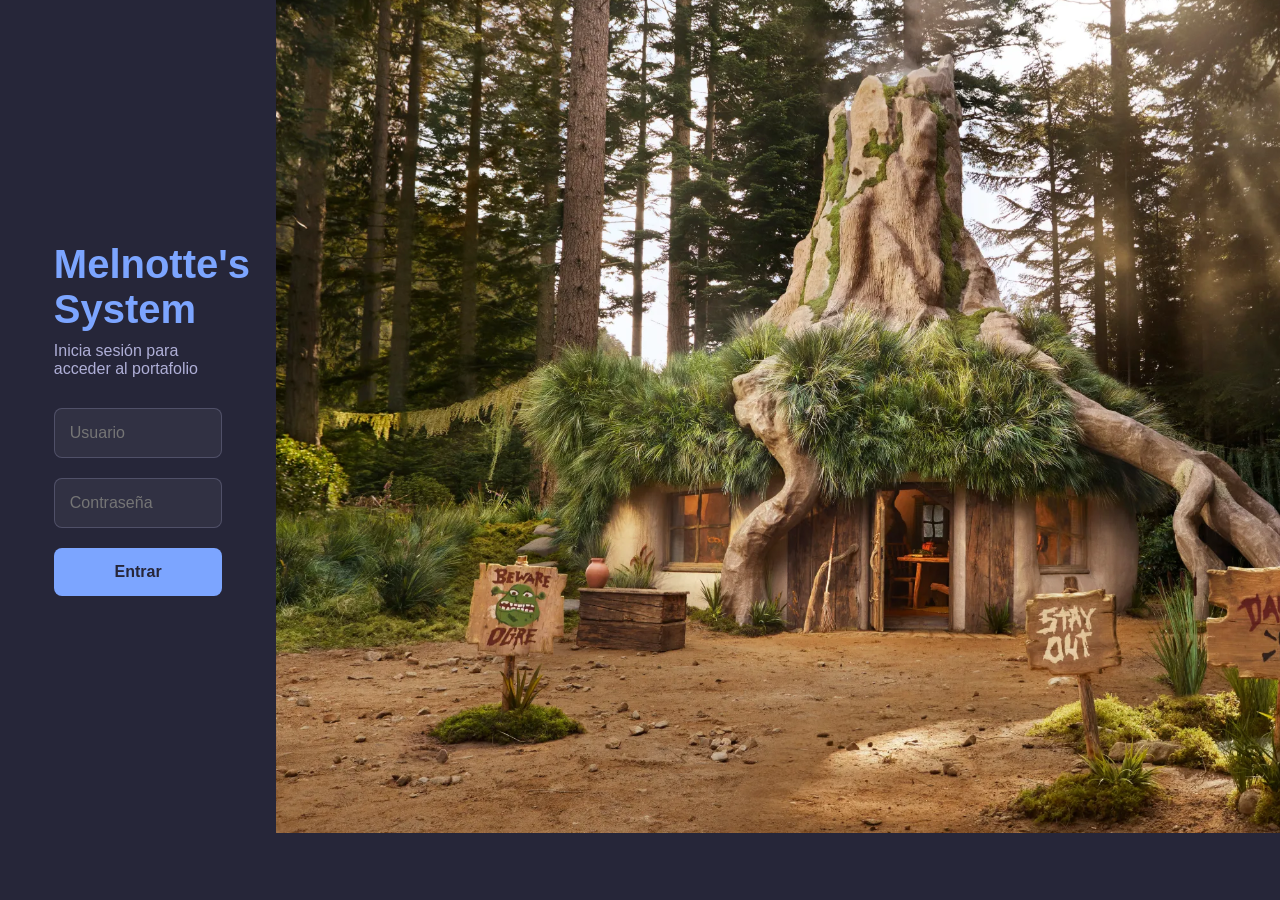
<file: index.html>
<!DOCTYPE html>
<html lang="es">

<!---->
<head>
    <meta charset="UTF-8">
    <meta name="viewport" content="width=device-width, initial-scale=1.0">
    <title>Login - Mi Proyecto</title>
    <link rel="stylesheet" href="styles/style.css">
</head>

<body>
    <div>
        
    </div>
    <div class="main-wrapper">
        <!--CONTENEDOR DEL FORMULARIO PARTE IZQUIERDA-->
        <div class="login-side">
            <div class="login-container">
                <h2>Melnotte's System</h2>
                <p>Inicia sesión para acceder al portafolio</p>

                <div class="input-group">
                    <input type="text" id="username" placeholder="Usuario">
                    <input type="password" id="password" placeholder="Contraseña">
                </div>
                
                <button onclick="login()">Entrar</button>
                <p id="mensaje" class="error-msg"></p>
            </div>
        </div>
        
        <!--CONTENEDOR DE LA IMAGEN PARTE DERECHA-->
        <div class="image-side">
             <img src="img/pantano.png">
        </div>
    </div>

    <script src="app.js"></script>
</body>
</html>
</file>
<file: styles/style.css>
:root {
    --primary: #7ca5ff;
    --secondary: #cf7cff;
    --dark: #262639;
    --light: #d2d2ff;
    --error: #ff4d4d;
    --font-main: 'Montserrat', sans-serif;
}

* {
    box-sizing: border-box;
    margin: 0;
    padding: 0;
}

body {
    font-family: var(--font-main);
    background-color: var(--dark);
    color: var(--light);
    min-height: 100vh;
}

.container {
    padding: 0 15%;
}

.btn-primary {
    padding: 12px 30px;
    background-color: var(--primary);
    color: var(--dark);
    border: none;
    border-radius: 5px;
    font-weight: bold;
    cursor: pointer;
    transition: 0.3s;
}

.btn-primary:hover {
    background-color: var(--secondary);
    transform: scale(1.05);
}

.main-wrapper {
    display: flex;
    min-height: 100vh;
    width: 100%;
}

.login-side {
    flex: 1;
    display: flex;
    justify-content: center;
    align-items: center;
    background-color: var(--dark);
}

.image-side {
    flex: 1;
    background-size:cover;
    background-position: center;
    display: none;
}

@media (min-width: 768px) {
    .image-side {
        display: block;
    }
}

.login-container {
    width: 90%;
    max-width: 400px;
    padding: 40px;
    text-align: left;
}

.login-container h2 {
    font-size: 2.5rem;
    color: var(--primary);
    margin-bottom: 10px;
}

.login-container p {
    color: var(--light);
    margin-bottom: 30px;
    opacity: 0.8;
}

.input-group input {
    width: 100%;
    padding: 15px;
    margin-bottom: 20px;
    border-radius: 8px;
    border: 1px solid rgba(210, 210, 255, 0.2);
    background: rgba(255, 255, 255, 0.05);
    color: white;
    font-size: 1rem;
    outline: none;
    transition: 0.3s;
}

.input-group input:focus {
    border-color: var(--primary);
    background: rgba(255, 255, 255, 0.1);
    box-shadow: 0 0 10px rgba(124, 165, 255, 0.2);
}

button {
    width: 100%;
    padding: 15px;
    background-color: var(--primary);
    color: var(--dark);
    border: none;
    border-radius: 8px;
    font-size: 1rem;
    font-weight: bold;
    cursor: pointer;
    transition: 0.3s ease;
}

button:hover {
    background-color: var(--secondary);
    transform: translateY(-2px);
    box-shadow: 0 5px 15px rgba(207, 124, 255, 0.4);
}

.error-msg {
    color: var(--error);
    margin-top: 15px;
    font-size: 0.9rem;
    min-height: 1.2em;
}
</file>
